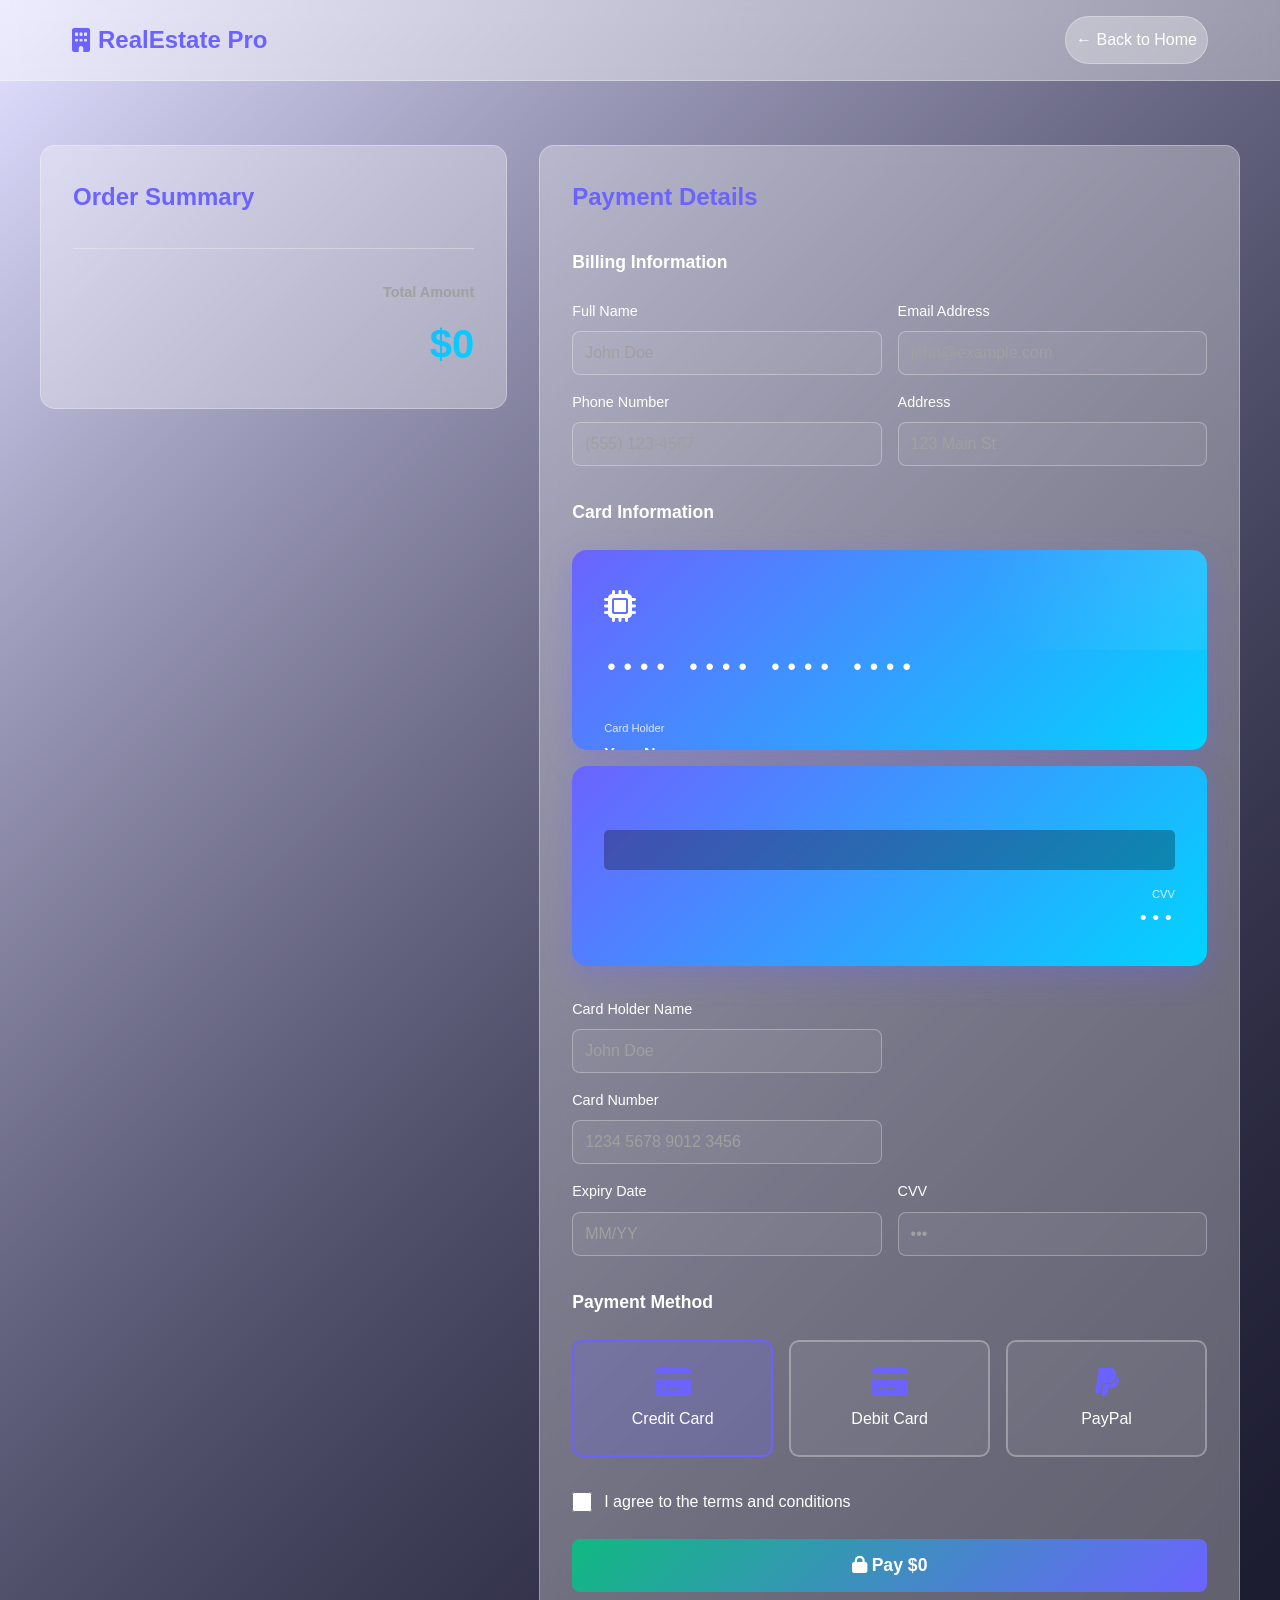
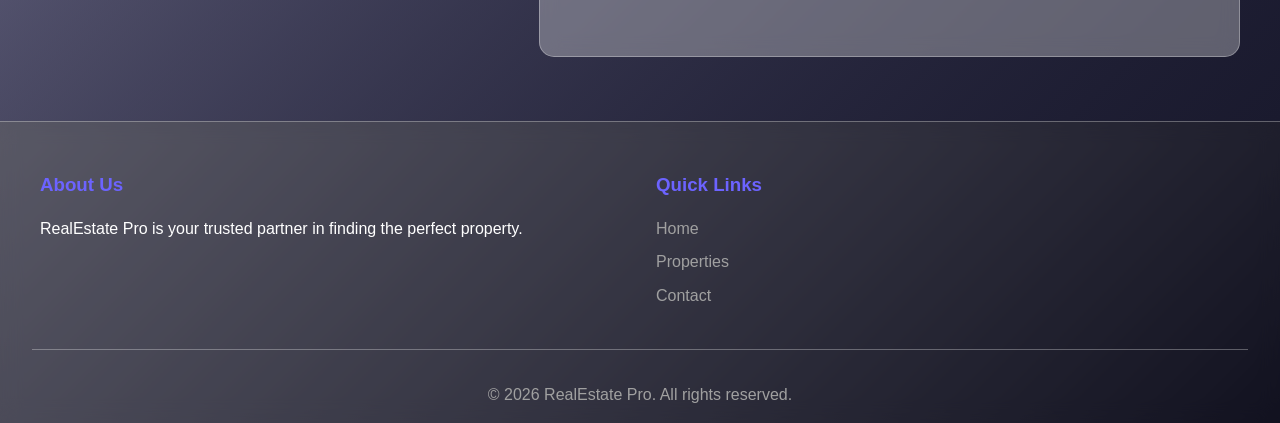
<file: checkout.html>
<!DOCTYPE html>
<html lang="en">
<head>
    <meta charset="UTF-8">
    <meta name="viewport" content="width=device-width, initial-scale=1.0">
    <title>Checkout - RealEstate Pro</title>
    <link rel="stylesheet" href="styles.css">
    <link rel="stylesheet" href="https://cdnjs.cloudflare.com/ajax/libs/font-awesome/6.4.0/css/all.min.css">
</head>
<body class="checkout-body">
    <!-- Navigation Bar -->
    <nav class="navbar">
        <div class="nav-container">
            <div class="logo">
                <i class="fas fa-building"></i>
                <span>RealEstate Pro</span>
            </div>
            <a href="index.html" class="nav-link" style="margin-left: auto;">← Back to Home</a>
        </div>
    </nav>

    <!-- Checkout Section -->
    <section class="checkout-section">
        <div class="checkout-container">
            <!-- Order Summary -->
            <div class="checkout-summary glass">
                <h2>Order Summary</h2>
                <div id="checkout-items"></div>
                <div class="summary-total">
                    <h3>Total Amount</h3>
                    <p class="total-amount">$<span id="checkout-total">0</span></p>
                </div>
            </div>

            <!-- Payment Form -->
            <div class="payment-form glass">
                <h2>Payment Details</h2>
                <form id="payment-form" onsubmit="processPayment(event)">
                    <!-- Personal Information -->
                    <div class="form-section">
                        <h3>Billing Information</h3>
                        <div class="form-row">
                            <div class="form-group">
                                <label for="fullname">Full Name</label>
                                <input type="text" id="fullname" name="fullname" required placeholder="John Doe">
                            </div>
                            <div class="form-group">
                                <label for="email">Email Address</label>
                                <input type="email" id="email" name="email" required placeholder="john@example.com">
                            </div>
                        </div>
                        <div class="form-row">
                            <div class="form-group">
                                <label for="phone">Phone Number</label>
                                <input type="tel" id="phone" name="phone" required placeholder="(555) 123-4567">
                            </div>
                            <div class="form-group">
                                <label for="address">Address</label>
                                <input type="text" id="address" name="address" required placeholder="123 Main St">
                            </div>
                        </div>
                    </div>

                    <!-- Card Information -->
                    <div class="form-section">
                        <h3>Card Information</h3>
                        
                        <!-- Card Preview -->
                        <div class="card-preview" id="card-preview">
                            <div class="card-front">
                                <div class="card-chip"><i class="fas fa-microchip"></i></div>
                                <div class="card-number" id="preview-card-number">•••• •••• •••• ••••</div>
                                <div class="card-holder">
                                    <small>Card Holder</small>
                                    <p id="preview-card-holder">Your Name</p>
                                </div>
                                <div class="card-expiry">
                                    <small>Expires</small>
                                    <p id="preview-card-expiry">MM/YY</p>
                                </div>
                            </div>
                            <div class="card-back">
                                <div class="card-stripe"></div>
                                <div class="card-cvv">
                                    <small>CVV</small>
                                    <p id="preview-card-cvv">•••</p>
                                </div>
                            </div>
                        </div>

                        <!-- Form Fields -->
                        <div class="form-row">
                            <div class="form-group">
                                <label for="card-holder">Card Holder Name</label>
                                <input type="text" id="card-holder" name="card-holder" required placeholder="John Doe" oninput="updateCardPreview()">
                            </div>
                        </div>

                        <div class="form-row">
                            <div class="form-group">
                                <label for="card-number">Card Number</label>
                                <input type="text" id="card-number" name="card-number" required placeholder="1234 5678 9012 3456" maxlength="19" oninput="formatCardNumber(this); updateCardPreview()">
                            </div>
                        </div>

                        <div class="form-row">
                            <div class="form-group">
                                <label for="expiry">Expiry Date</label>
                                <input type="text" id="expiry" name="expiry" required placeholder="MM/YY" maxlength="5" oninput="formatExpiry(this); updateCardPreview()">
                            </div>
                            <div class="form-group">
                                <label for="cvv">CVV</label>
                                <input type="text" id="cvv" name="cvv" required placeholder="•••" maxlength="3" oninput="updateCardPreview()">
                            </div>
                        </div>
                    </div>

                    <!-- Payment Method -->
                    <div class="form-section">
                        <h3>Payment Method</h3>
                        <div class="payment-methods">
                            <label class="payment-method active">
                                <input type="radio" name="payment-method" value="credit" checked>
                                <i class="fas fa-credit-card"></i>
                                <span>Credit Card</span>
                            </label>
                            <label class="payment-method">
                                <input type="radio" name="payment-method" value="debit">
                                <i class="fas fa-credit-card"></i>
                                <span>Debit Card</span>
                            </label>
                            <label class="payment-method">
                                <input type="radio" name="payment-method" value="paypal">
                                <i class="fab fa-paypal"></i>
                                <span>PayPal</span>
                            </label>
                        </div>
                    </div>

                    <!-- Terms & Submit -->
                    <div class="form-section">
                        <label class="checkbox-label">
                            <input type="checkbox" required>
                            <span>I agree to the terms and conditions</span>
                        </label>
                        <button type="submit" class="btn-pay" id="pay-button">
                            <i class="fas fa-lock"></i> Pay $<span id="pay-amount">0</span>
                        </button>
                    </div>
                </form>
            </div>
        </div>
    </section>

    <!-- Payment Processing Modal -->
    <div class="processing-modal" id="processing-modal">
        <div class="processing-content">
            <div class="spinner"></div>
            <h2>Processing Payment...</h2>
            <p>Please wait while we process your payment securely.</p>
        </div>
    </div>

    <!-- Footer -->
    <footer class="footer">
        <div class="footer-content">
            <div class="footer-section">
                <h3>About Us</h3>
                <p>RealEstate Pro is your trusted partner in finding the perfect property.</p>
            </div>
            <div class="footer-section">
                <h3>Quick Links</h3>
                <ul>
                    <li><a href="index.html">Home</a></li>
                    <li><a href="index.html#properties">Properties</a></li>
                    <li><a href="contact.html">Contact</a></li>
                </ul>
            </div>
        </div>
        <div class="footer-bottom">
            <p>&copy; 2026 RealEstate Pro. All rights reserved.</p>
        </div>
    </footer>

    <script src="checkout.js"></script>
</body>
</html>
</file>
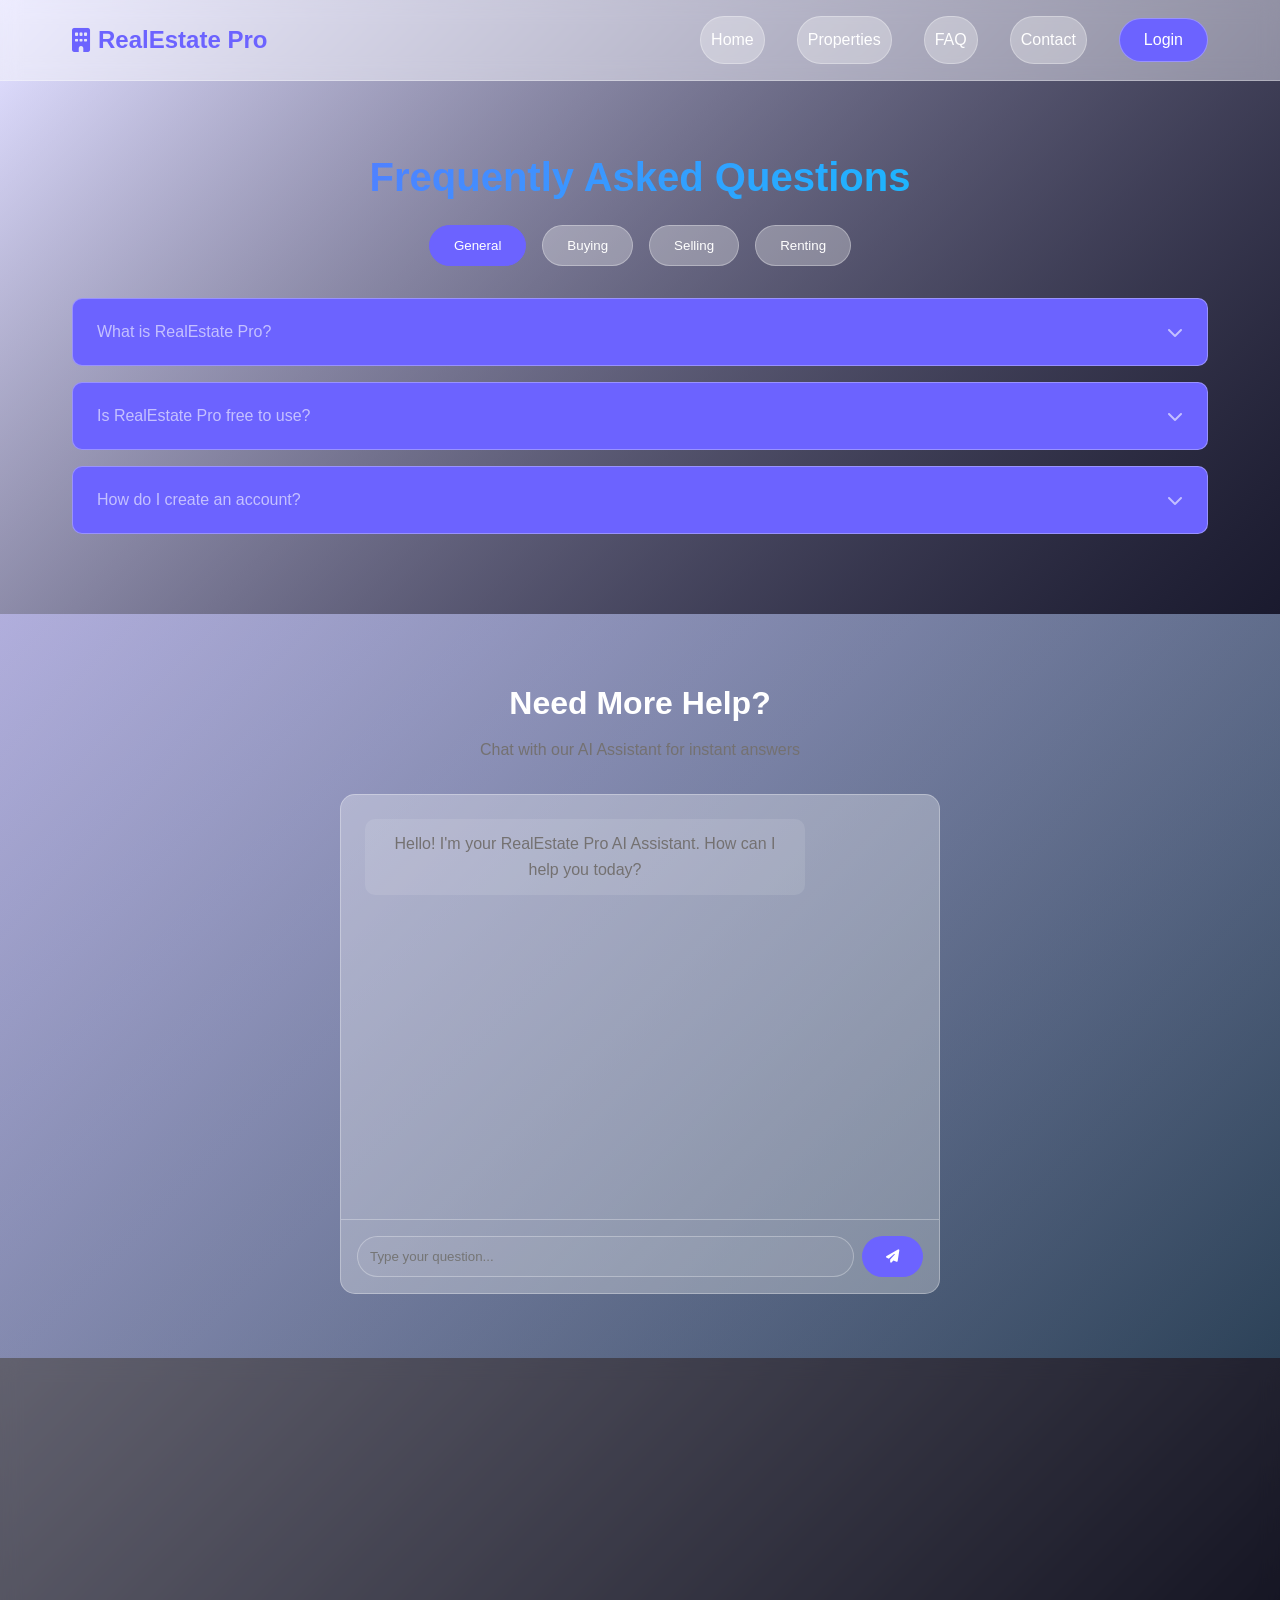
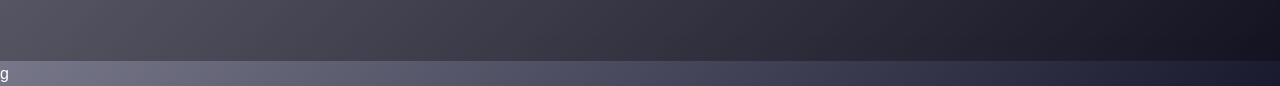
<file: faq.html>
<!DOCTYPE html>
<html lang="en">
<head>
    <meta charset="UTF-8">
    <meta name="viewport" content="width=device-width, initial-scale=1.0">
    <title>FAQ - RealEstate Pro</title>
    <link rel="stylesheet" href="styles.css">
    <link rel="stylesheet" href="https://cdnjs.cloudflare.com/ajax/libs/font-awesome/6.4.0/css/all.min.css">
</head>
<body>
    <!-- Navigation Bar -->
   <nav class="navbar">
    <div class="nav-container">
        <div class="logo">
            <i class="fas fa-building"></i>
            <span>RealEstate Pro</span>
        </div>
        <ul class="nav-menu" id="navMenu">
            <li><a href="index.html" class="nav-link">Home</a></li>
            <li><a href="index.html#properties" class="nav-link">Properties</a></li>
            <li><a href="faq.html" class="nav-link">FAQ</a></li>
            <li><a href="contact.html" class="nav-link">Contact</a></li>
            <li><a href="login.html" class="nav-link btn-login">Login</a></li>
        </ul>
        <div class="hamburger" id="menuToggle">
            <span></span>
            <span></span>
            <span></span>
        </div>
    </div>
</nav>

    <!-- FAQ Section -->
    <section class="faq-section">
        <div class="container">
            <h1>Frequently Asked Questions</h1>

            <!-- FAQ Tabs -->
            <div class="faq-tabs">
                <button class="faq-tab active" onclick="switchFaqTab('general')">General</button>
                <button class="faq-tab" onclick="switchFaqTab('buying')">Buying</button>
                <button class="faq-tab" onclick="switchFaqTab('selling')">Selling</button>
                <button class="faq-tab" onclick="switchFaqTab('renting')">Renting</button>
            </div>

            <!-- FAQ Items -->
            <div class="faq-content">
                <div id="general" class="faq-tab-content active">
                    <div class="faq-item">
                        <button class="faq-question">
                            <span>What is RealEstate Pro?</span>
                            <i class="fas fa-chevron-down"></i>
                        </button>
                        <div class="faq-answer">
                            <p>RealEstate Pro is a comprehensive online platform that connects buyers, sellers, and renters with property listings. We provide tools to search, compare, and manage properties all in one place.</p>
                        </div>
                    </div>

                    <div class="faq-item">
                        <button class="faq-question">
                            <span>Is RealEstate Pro free to use?</span>
                            <i class="fas fa-chevron-down"></i>
                        </button>
                        <div class="faq-answer">
                            <p>Yes, browsing and searching properties is completely free. Premium features and listings may have additional costs.</p>
                        </div>
                    </div>

                    <div class="faq-item">
                        <button class="faq-question">
                            <span>How do I create an account?</span>
                            <i class="fas fa-chevron-down"></i>
                        </button>
                        <div class="faq-answer">
                            <p>Click on the "Register" button, fill in your details, and verify your email. You'll be able to access all features immediately.</p>
                        </div>
                    </div>
                </div>

                <div id="buying" class="faq-tab-content">
                    <div class="faq-item">
                        <button class="faq-question">
                            <span>How do I search for properties?</span>
                            <i class="fas fa-chevron-down"></i>
                        </button>
                        <div class="faq-answer">
                            <p>Use our search bar on the homepage and specify your criteria like location, price range, and property type. You can also filter results using our advanced filters.</p>
                        </div>
                    </div>

                    <div class="faq-item">
                        <button class="faq-question">
                            <span>Can I save properties for later?</span>
                            <i class="fas fa-chevron-down"></i>
                        </button>
                        <div class="faq-answer">
                            <p>Yes! Click the heart icon on any property to save it to your favorites. You can view saved properties in your account dashboard.</p>
                        </div>
                    </div>

                    <div class="faq-item">
                        <button class="faq-question">
                            <span>What payment methods do you accept?</span>
                            <i class="fas fa-chevron-down"></i>
                        </button>
                        <div class="faq-answer">
                            <p>We accept all major credit cards, PayPal, bank transfers, and digital wallets. All transactions are secure and encrypted.</p>
                        </div>
                    </div>
                </div>

                <div id="selling" class="faq-tab-content">
                    <div class="faq-item">
                        <button class="faq-question">
                            <span>How do I list my property?</span>
                            <i class="fas fa-chevron-down"></i>
                        </button>
                        <div class="faq-answer">
                            <p>Go to your dashboard, click "List Property," fill in the details, upload photos, and publish. Your property will be visible within hours.</p>
                        </div>
                    </div>

                    <div class="faq-item">
                        <button class="faq-question">
                            <span>What information do I need to list a property?</span>
                            <i class="fas fa-chevron-down"></i>
                        </button>
                        <div class="faq-answer">
                            <p>You'll need property details (size, bedrooms, bathrooms), location, price, description, and high-quality photos.</p>
                        </div>
                    </div>
                </div>

                <div id="renting" class="faq-tab-content">
                    <div class="faq-item">
                        <button class="faq-question">
                            <span>How do I apply to rent a property?</span>
                            <i class="fas fa-chevron-down"></i>
                        </button>
                        <div class="faq-answer">
                            <p>Click "Apply to Rent" on any property listing, fill in your application form, and submit. Property owners will review your application.</p>
                        </div>
                    </div>

                    <div class="faq-item">
                        <button class="faq-question">
                            <span>What documents do I need for renting?</span>
                            <i class="fas fa-chevron-down"></i>
                        </button>
                        <div class="faq-answer">
                            <p>Typically, you'll need government ID, proof of income, and references. Specific requirements may vary by landlord.</p>
                        </div>
                    </div>
                </div>
            </div>
        </div>
    </section>

    <!-- AI Chatbot Section -->
    <section class="ai-assistant">
        <div class="container">
            <h2>Need More Help?</h2>
            <p>Chat with our AI Assistant for instant answers</p>
            <div class="chatbot-container">
                <div class="chat-messages" id="chat-messages">
                    <div class="message bot-message">
                        <p>Hello! I'm your RealEstate Pro AI Assistant. How can I help you today?</p>
                    </div>
                </div>
                <div class="chat-input-group">
                    <input type="text" id="chat-input" placeholder="Type your question...">
                    <button onclick="sendMessage()" class="btn-send">
                        <i class="fas fa-paper-plane"></i>
                    </button>
                </div>
            </div>
        </div>
    </section>

    <!-- Footer -->
    <footer class="footer">
        <div class="footer-content">
            <div class="footer-section">
                <h3>About Us</h3>
                <p>RealEstate Pro is your trusted partner in finding the perfect property.</p>
            </div>
            <div class="footer-section">
                <h3>Quick Links</h3>
                <ul>
                    <li><a href="index.html">Home</a></li>
                    <li><a href="index.html#properties">Properties</a></li>
                    <li><a href="contact.html">Contact</a></li>
                </ul>
            </div>
            <div class="footer-section">
                <h3>Follow Us</h3>
                <div class="social-links">
                    <a href="#"><i class="fab fa-facebook"></i></a>
                    <a href="#"><i class="fab fa-twitter"></i></a>
                    <a href="#"><i class="fab fa-instagram"></i></a>
                </div>
            </div>
        </div>
        <div class="footer-bottom">
            <p>&copy; 2026 RealEstate Pro. All rights reserved.</p>
        </div>
    </footer>

    <script>
        // FAQ Accordion functionality
        document.querySelectorAll('.faq-question').forEach(button => {
            button.addEventListener('click', function() {
                const faqItem = this.parentElement;
                faqItem.classList.toggle('active');
                const answer = this.nextElementSibling;
                answer.style.display = answer.style.display === 'block' ? 'none' : 'block';
            });
        });

        function switchFaqTab(tabName) {
            // Hide all tabs
            document.querySelectorAll('.faq-tab-content').forEach(tab => {
                tab.classList.remove('active');
            });
            document.querySelectorAll('.faq-tab').forEach(tab => {
                tab.classList.remove('active');
            });

            // Show selected tab
            document.getElementById(tabName).classList.add('active');
            event.target.classList.add('active');
        }

        // AI Chatbot
        const responses = {
            'hello': 'Hi there! How can I assist you with your real estate needs?',
            'properties': 'We have over 10,000 properties listed. You can search by location, price, and type on our homepage.',
            'price': 'Property prices vary based on location and size. Use our search filters to find properties within your budget.',
            'loan': 'We recommend contacting financial institutions for mortgage advice. Many accept pre-qualification through our platform.',
            'location': 'We operate in major cities across the country. Use our location search to find properties near you.',
            'contact': 'You can reach our support team at info@realestatepro.com or visit our contact page for more options.'
        };

        function sendMessage() {
            const input = document.getElementById('chat-input');
            const message = input.value.trim();

            if (message === '') return;

            // Add user message
            const messagesDiv = document.getElementById('chat-messages');
            const userMsg = document.createElement('div');
            userMsg.className = 'message user-message';
            userMsg.innerHTML = `<p>${message}</p>`;
            messagesDiv.appendChild(userMsg);

            // Get AI response
            const lowerMessage = message.toLowerCase();
            let response = 'I understand. Could you provide more details? Our support team can help you better.';

            for (let key in responses) {
                if (lowerMessage.includes(key)) {
                    response = responses[key];
                    break;
                }
            }

            // Add bot response
            setTimeout(() => {
                const botMsg = document.createElement('div');
                botMsg.className = 'message bot-message';
                botMsg.innerHTML = `<p>${response}</p>`;
                messagesDiv.appendChild(botMsg);
                messagesDiv.scrollTop = messagesDiv.scrollHeight;
            }, 500);

            input.value = '';
            messagesDiv.scrollTop = messagesDiv.scrollHeight;
        }

        // Allow Enter key to send message
        document.getElementById('chat-input').addEventListener('keypress', function(e) {
            if (e.key === 'Enter') sendMessage();
        });
    </script>
     <script src="script.js"></script>g
</body>
</html>
</file>
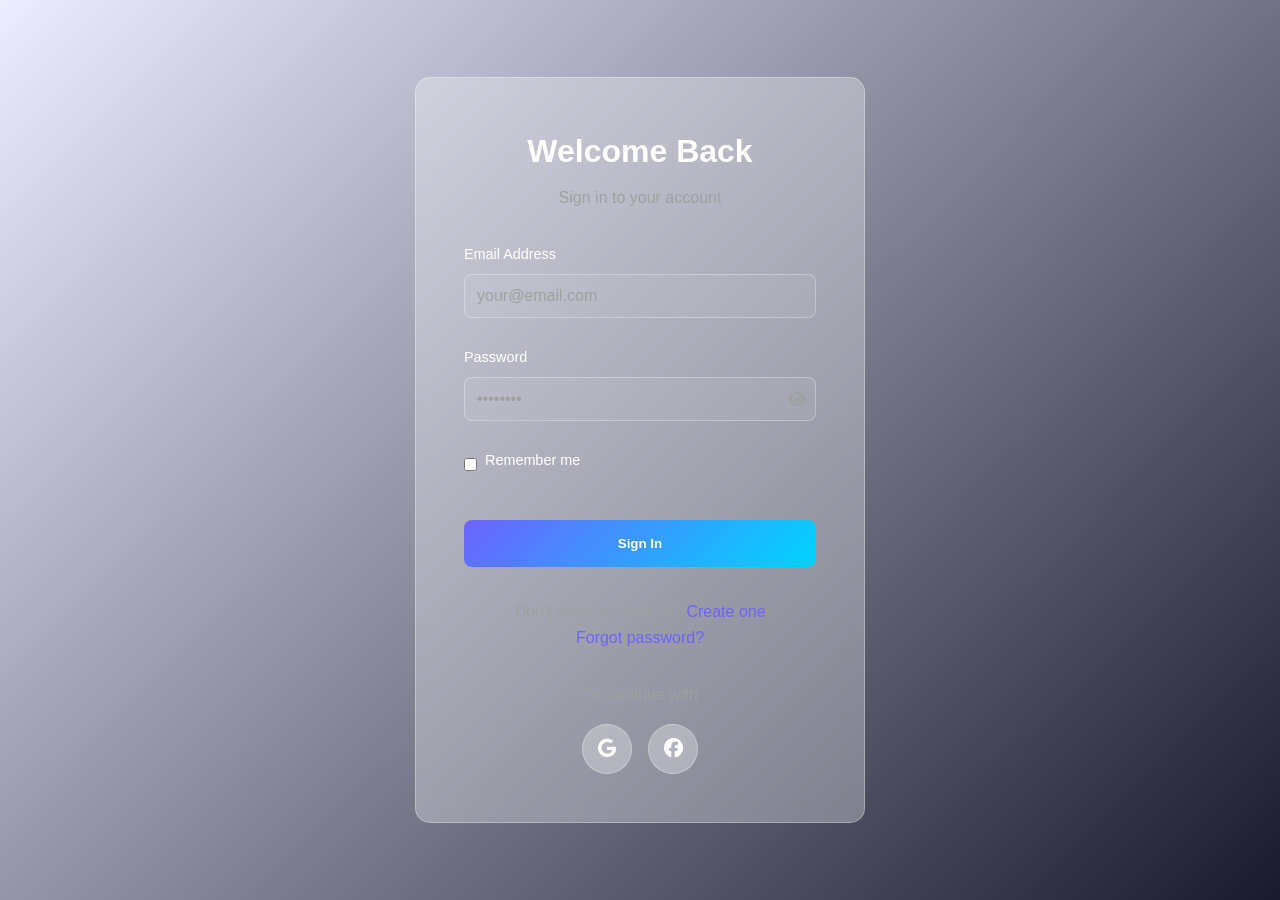
<file: login.html>
<!DOCTYPE html>
<html lang="en">
<head>
    <meta charset="UTF-8">
    <meta name="viewport" content="width=device-width, initial-scale=1.0">
    <title>Login - RealEstate Pro</title>
    <link rel="stylesheet" href="styles.css">
    <link rel="stylesheet" href="https://cdnjs.cloudflare.com/ajax/libs/font-awesome/6.4.0/css/all.min.css">
</head>
<body class="auth-body">
    <div class="auth-container">
        <div class="auth-box">
            <div class="auth-header">
                <h1>Welcome Back</h1>
                <p>Sign in to your account</p>
            </div>
            <form class="auth-form" id="login-form">
                <div class="form-group">
                    <label for="email">Email Address</label>
                    <input type="email" id="email" name="email" required placeholder="your@email.com">
                    <span class="error-message" id="email-error"></span>
                </div>
                <div class="form-group">
                    <label for="password">Password</label>
                    <div class="password-input">
                        <input type="password" id="password" name="password" required placeholder="••••••••">
                        <i class="fas fa-eye toggle-password" onclick="togglePassword('password')"></i>
                    </div>
                    <span class="error-message" id="password-error"></span>
                </div>
                <div class="form-group checkbox">
                    <input type="checkbox" id="remember" name="remember">
                    <label for="remember">Remember me</label>
                </div>
                <button type="submit" class="btn-auth">Sign In</button>
            </form>
            <div class="auth-footer">
                <p>Don't have an account? <a href="register.html">Create one</a></p>
                <p><a href="#">Forgot password?</a></p>
            </div>
            <div class="social-auth">
                <p>Or continue with</p>
                <div class="social-buttons">
                    <button class="social-btn google"><i class="fab fa-google"></i></button>
                    <button class="social-btn facebook"><i class="fab fa-facebook"></i></button>
                </div>
            </div>
        </div>
    </div>

    <script>
        function togglePassword(fieldId) {
            const field = document.getElementById(fieldId);
            field.type = field.type === 'password' ? 'text' : 'password';
        }

        document.getElementById('login-form').addEventListener('submit', function(e) {
            e.preventDefault();
            const email = document.getElementById('email').value;
            const password = document.getElementById('password').value;

            // Basic validation
            if (!email || !password) {
                alert('Please fill in all fields');
                return;
            }

            // Store in localStorage
            localStorage.setItem('currentUser', JSON.stringify({
                email: email,
                loggedIn: true
            }));

            alert('Login successful!');
            window.location.href = 'index.html';
        });
    </script>
    <script src="script.js"></script>
</body>
</html>
</file>
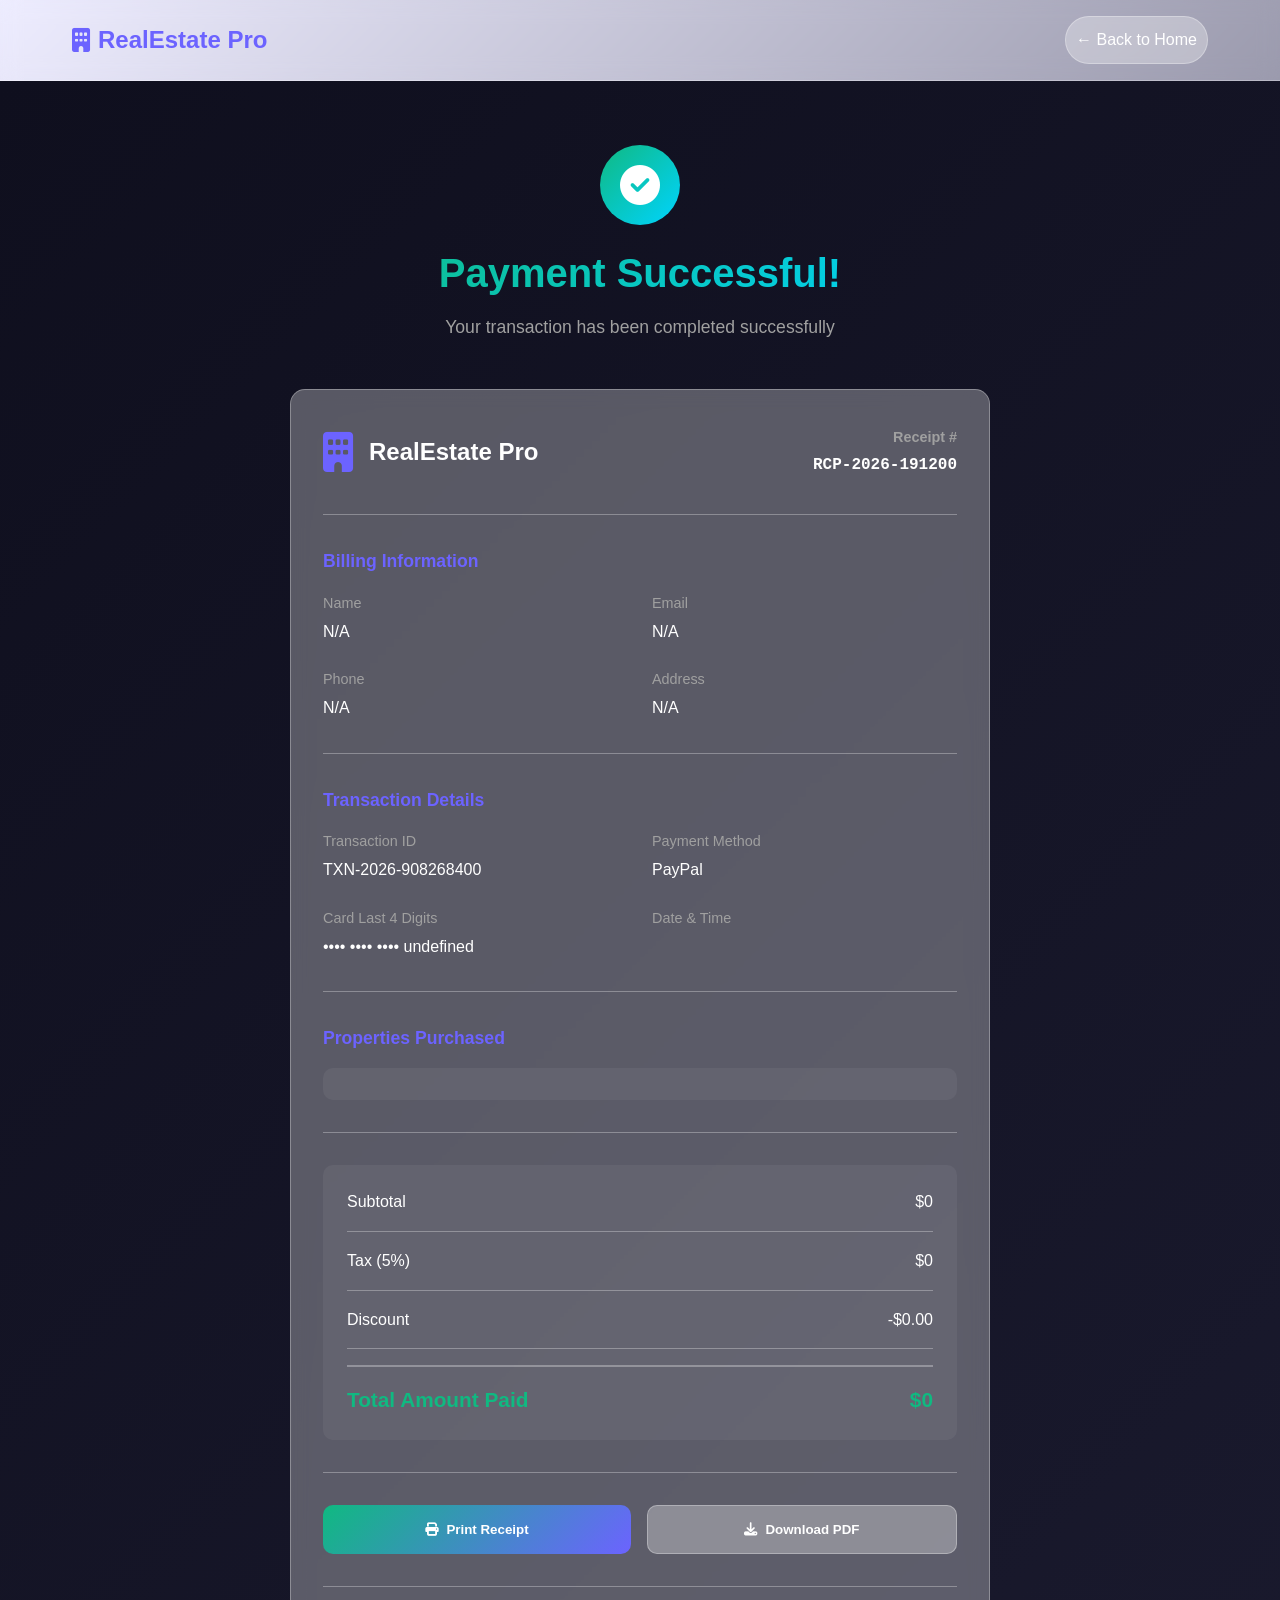
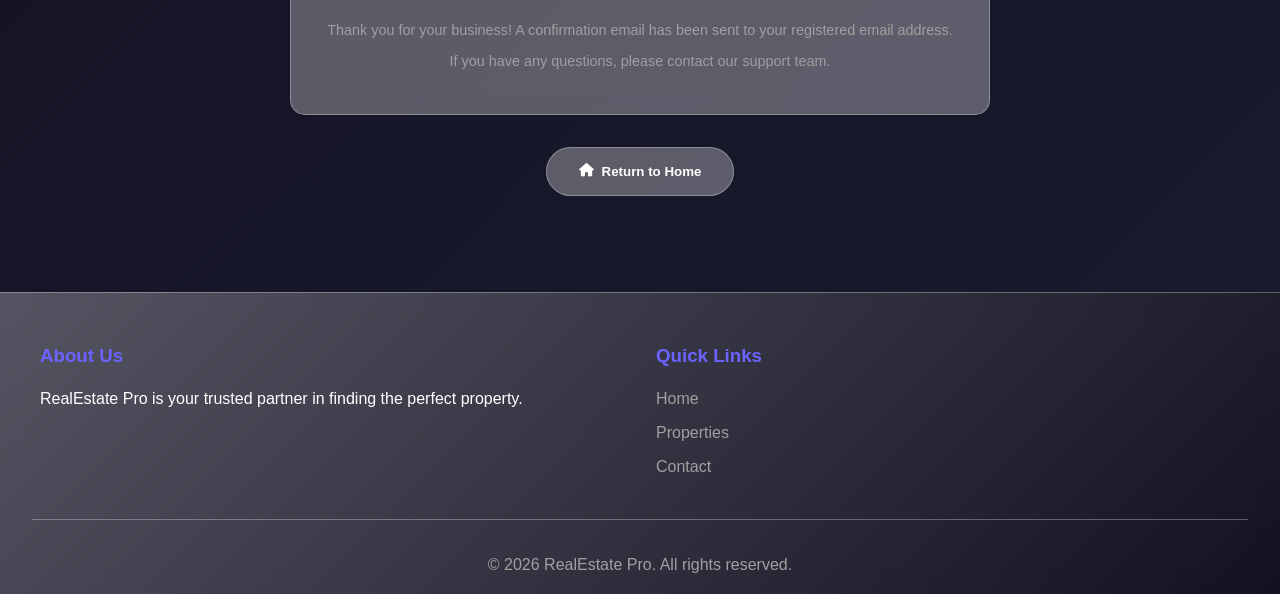
<file: receipt.html>
<!DOCTYPE html>
<html lang="en">
<head>
    <meta charset="UTF-8">
    <meta name="viewport" content="width=device-width, initial-scale=1.0">
    <title>Payment Receipt - RealEstate Pro</title>
    <link rel="stylesheet" href="styles.css">
    <link rel="stylesheet" href="https://cdnjs.cloudflare.com/ajax/libs/font-awesome/6.4.0/css/all.min.css">
</head>
<body class="receipt-body">
    <!-- Navigation Bar -->
    <nav class="navbar">
        <div class="nav-container">
            <div class="logo">
                <i class="fas fa-building"></i>
                <span>RealEstate Pro</span>
            </div>
            <a href="index.html" class="nav-link" style="margin-left: auto;">← Back to Home</a>
        </div>
    </nav>

    <!-- Receipt Section -->
    <section class="receipt-section">
        <div class="receipt-container">
            <!-- Success Header -->
            <div class="success-header">
                <div class="success-icon">
                    <i class="fas fa-check-circle"></i>
                </div>
                <h1>Payment Successful!</h1>
                <p>Your transaction has been completed successfully</p>
            </div>

            <!-- Receipt Card -->
            <div class="receipt-card glass">
                <!-- Receipt Header -->
                <div class="receipt-header">
                    <div class="company-info">
                        <i class="fas fa-building"></i>
                        <h2>RealEstate Pro</h2>
                    </div>
                    <div class="receipt-number">
                        <p><strong>Receipt #</strong></p>
                        <p id="receipt-id">RCP-2026-001234</p>
                    </div>
                </div>

                <hr class="divider">

                <!-- Billing Information -->
                <div class="receipt-section-content">
                    <h3>Billing Information</h3>
                    <div class="info-grid">
                        <div class="info-item">
                            <label>Name</label>
                            <p id="receipt-name">John Doe</p>
                        </div>
                        <div class="info-item">
                            <label>Email</label>
                            <p id="receipt-email">john@example.com</p>
                        </div>
                        <div class="info-item">
                            <label>Phone</label>
                            <p id="receipt-phone">(555) 123-4567</p>
                        </div>
                        <div class="info-item">
                            <label>Address</label>
                            <p id="receipt-address">123 Main St, City, State 12345</p>
                        </div>
                    </div>
                </div>

                <hr class="divider">

                <!-- Transaction Details -->
                <div class="receipt-section-content">
                    <h3>Transaction Details</h3>
                    <div class="info-grid">
                        <div class="info-item">
                            <label>Transaction ID</label>
                            <p id="receipt-transaction-id">TXN-2026-9876543210</p>
                        </div>
                        <div class="info-item">
                            <label>Payment Method</label>
                            <p id="receipt-payment-method">Credit Card</p>
                        </div>
                        <div class="info-item">
                            <label>Card Last 4 Digits</label>
                            <p id="receipt-card-last4">•••• •••• •••• 4242</p>
                        </div>
                        <div class="info-item">
                            <label>Date & Time</label>
                            <p id="receipt-date-time">April 18, 2026 - 2:30 PM</p>
                        </div>
                    </div>
                </div>

                <hr class="divider">

                <!-- Items Purchased -->
                <div class="receipt-section-content">
                    <h3>Properties Purchased</h3>
                    <div class="receipt-items" id="receipt-items">
                        <!-- Items will be populated by JavaScript -->
                    </div>
                </div>

                <hr class="divider">

                <!-- Amount Breakdown -->
                <div class="receipt-section-content">
                    <div class="amount-breakdown">
                        <div class="amount-row">
                            <span>Subtotal</span>
                            <span id="receipt-subtotal">$500,000.00</span>
                        </div>
                        <div class="amount-row">
                            <span>Tax (5%)</span>
                            <span id="receipt-tax">$25,000.00</span>
                        </div>
                        <div class="amount-row">
                            <span>Discount</span>
                            <span id="receipt-discount">-$0.00</span>
                        </div>
                        <div class="amount-row total">
                            <span>Total Amount Paid</span>
                            <span id="receipt-total">$525,000.00</span>
                        </div>
                    </div>
                </div>

                <hr class="divider">

                <!-- Actions -->
                <div class="receipt-actions">
                    <button class="btn-primary" onclick="printReceipt()">
                        <i class="fas fa-print"></i> Print Receipt
                    </button>
                    <button class="btn-secondary" onclick="downloadReceipt()">
                        <i class="fas fa-download"></i> Download PDF
                    </button>
                </div>

                <!-- Footer Message -->
                <div class="receipt-footer">
                    <p>Thank you for your business! A confirmation email has been sent to your registered email address.</p>
                    <p>If you have any questions, please contact our support team.</p>
                </div>
            </div>

            <!-- Return Button -->
            <div class="return-button-container">
                <button class="btn-return" onclick="window.location.href='index.html'">
                    <i class="fas fa-home"></i> Return to Home
                </button>
            </div>
        </div>
    </section>

    <!-- Footer -->
    <footer class="footer">
        <div class="footer-content">
            <div class="footer-section">
                <h3>About Us</h3>
                <p>RealEstate Pro is your trusted partner in finding the perfect property.</p>
            </div>
            <div class="footer-section">
                <h3>Quick Links</h3>
                <ul>
                    <li><a href="index.html">Home</a></li>
                    <li><a href="index.html#properties">Properties</a></li>
                    <li><a href="contact.html">Contact</a></li>
                </ul>
            </div>
        </div>
        <div class="footer-bottom">
            <p>&copy; 2026 RealEstate Pro. All rights reserved.</p>
        </div>
    </footer>

    <script src="receipt.js"></script>
    
</body>
</html>
</file>
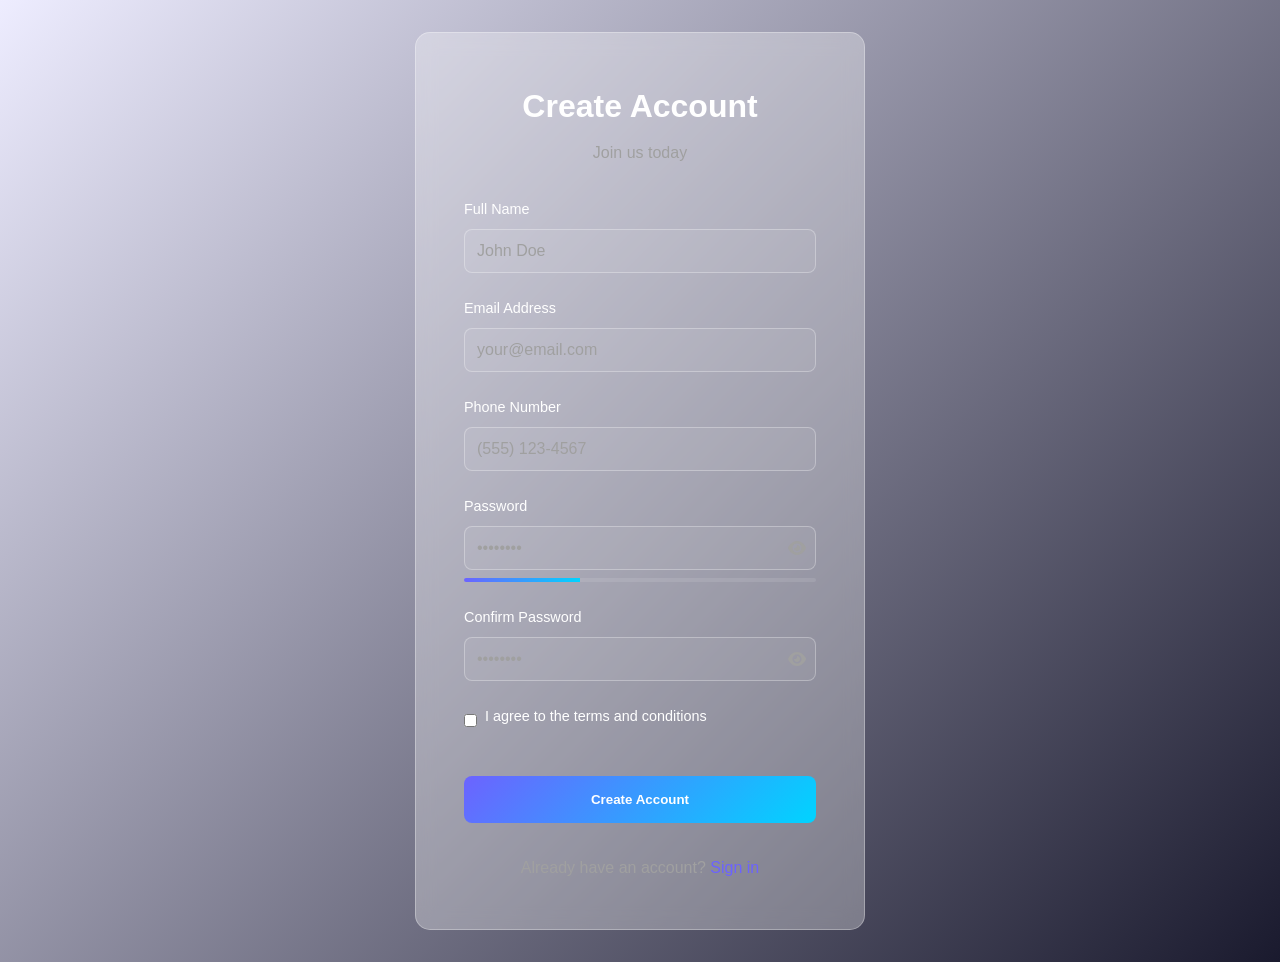
<file: register.html>
<!DOCTYPE html>
<html lang="en">
<head>
    <meta charset="UTF-8">
    <meta name="viewport" content="width=device-width, initial-scale=1.0">
    <title>Register - RealEstate Pro</title>
    <link rel="stylesheet" href="styles.css">
    <link rel="stylesheet" href="https://cdnjs.cloudflare.com/ajax/libs/font-awesome/6.4.0/css/all.min.css">
</head>
<body class="auth-body">
    <div class="auth-container">
        <div class="auth-box">
            <div class="auth-header">
                <h1>Create Account</h1>
                <p>Join us today</p>
            </div>
            <form class="auth-form" id="register-form">
                <div class="form-group">
                    <label for="fullname">Full Name</label>
                    <input type="text" id="fullname" name="fullname" required placeholder="John Doe">
                </div>
                <div class="form-group">
                    <label for="email">Email Address</label>
                    <input type="email" id="email" name="email" required placeholder="your@email.com">
                </div>
                <div class="form-group">
                    <label for="phone">Phone Number</label>
                    <input type="tel" id="phone" name="phone" required placeholder="(555) 123-4567">
                </div>
                <div class="form-group">
                    <label for="password">Password</label>
                    <div class="password-input">
                        <input type="password" id="password" name="password" required placeholder="••••••••">
                        <i class="fas fa-eye toggle-password" onclick="togglePassword('password')"></i>
                    </div>
                    <div class="password-strength">
                        <div class="strength-bar"></div>
                    </div>
                </div>
                <div class="form-group">
                    <label for="confirm-password">Confirm Password</label>
                    <div class="password-input">
                        <input type="password" id="confirm-password" name="confirm-password" required placeholder="••••••••">
                        <i class="fas fa-eye toggle-password" onclick="togglePassword('confirm-password')"></i>
                    </div>
                </div>
                <div class="form-group checkbox">
                    <input type="checkbox" id="terms" name="terms" required>
                    <label for="terms">I agree to the terms and conditions</label>
                </div>
                <button type="submit" class="btn-auth">Create Account</button>
            </form>
            <div class="auth-footer">
                <p>Already have an account? <a href="login.html">Sign in</a></p>
            </div>
        </div>
    </div>

    <script>
        function togglePassword(fieldId) {
            const field = document.getElementById(fieldId);
            field.type = field.type === 'password' ? 'text' : 'password';
        }

        document.getElementById('register-form').addEventListener('submit', function(e) {
            e.preventDefault();
            const password = document.getElementById('password').value;
            const confirmPassword = document.getElementById('confirm-password').value;

            if (password !== confirmPassword) {
                alert('Passwords do not match');
                return;
            }

            const userData = {
                fullname: document.getElementById('fullname').value,
                email: document.getElementById('email').value,
                phone: document.getElementById('phone').value,
                password: password
            };

            localStorage.setItem('user_' + userData.email, JSON.stringify(userData));
            alert('Registration successful! Please login.');
            window.location.href = 'login.html';
        });
    </script>
</body>
</html>
</file>
<file: styles.css>
* {
    margin: 0;
    padding: 0;
    box-sizing: border-box;
}

:root {
    --primary: #6C63FF;
    --secondary: #FF6B9D;
    --accent: #00D4FF;
    --success: #10B981;
    --warning: #F59E0B;
    --danger: #EF4444;
    --bg: #0F0F1E;
    --bg-light: #1A1A2E;
    --text: #FFFFFF;
    --text-muted: #A0A0A0;
     --text-muted2: #747171;
    --glass-bg: rgba(255, 255, 255, 0.3);
    --glass-bg2: rgba(255, 255, 255, 0.6);
    --glass-border: rgba(255, 255, 255, 0.3);
    --shadow: 0 8px 32px rgba(0, 0, 0, 0.3);
}

body {
    font-family: 'Segoe UI', Tahoma, Geneva, Verdana, sans-serif;
    background: linear-gradient(135deg, rgba(168, 163, 255, 0.2) 0%, var(--bg-light) 100%);
    color: var(--text);
    line-height: 1.6;
    overflow-x: hidden;
}

/* Navigation */
.navbar {
    backdrop-filter: blur(10px);
    border-bottom: 1px solid var(--glass-border);
    position: sticky;
    top: 0;
    z-index: 1000;
    padding: 1rem 0;
}

.nav-container {
    max-width: 1200px;
    margin: 0 auto;
    display: flex;
    justify-content: space-between;
    align-items: center;
    padding: 0 2rem;
}

.logo {
    display: flex;
    align-items: center;
    gap: 0.5rem;
    font-size: 1.5rem;
    font-weight: bold;
    color: var(--primary);
}

.nav-menu {
    display: flex;
    list-style: none;
    gap: 2rem;
    align-items: center;
}

.nav-link {
    color: var(--text);
    text-decoration: none;
    transition: color 0.3s;
    display: flex;
    align-items: center;
    gap: 0.5rem;
    border-radius: 25px;
    padding: 10px;
    background: var(--glass-bg);
    backdrop-filter: blur(20px);
    border: 1px solid var(--glass-border);
}

.nav-link:hover {
    color: var(--primary);
}

.btn-login {
    background: var(--primary);
    padding: 0.5rem 1.5rem;
    border-radius: 25px;
    color: white;
}

.btn-login:hover {
    background: var(--secondary);
    transform: scale(1.05);
}

/* ============= HAMBURGER MENU ============= */
.hamburger {
    display: none;
    flex-direction: column;
    cursor: pointer;
    gap: 6px;
    z-index: 1001;
}

.hamburger span {
    width: 25px;
    height: 3px;
    background-color: var(--text);
    border-radius: 2px;
    transition: all 0.3s ease;
    display: block;
}

.hamburger.active span:nth-child(1) {
    transform: rotate(45deg) translate(10px, 10px);
    background-color: var(--primary);
}

.hamburger.active span:nth-child(2) {
    opacity: 0;
}

.hamburger.active span:nth-child(3) {
    transform: rotate(-45deg) translate(7px, -6px);
    background-color: var(--primary);
}

/* ============= HERO SECTION WITH ROTATING BACKGROUND ============= */
.hero {
    height: 600px;
    display: flex;
    align-items: center;
    justify-content: center;
    text-align: center;
    padding: 2rem;
    position: relative;
    overflow: hidden;
}

.hero-background {
    position: absolute;
    width: 100%;
    height: 100%;
    top: 0;
    left: 0;
}

.bg-slide {
    position: absolute;
    width: 100%;
    height: 100%;
    background-size: cover;
    background-position: center;
    opacity: 0;
    animation: slideRotate 12s infinite;
}

.bg-slide:nth-child(1) {
    animation-delay: 0s;
}

.bg-slide:nth-child(2) {
    animation-delay: 3s;
}

.bg-slide:nth-child(3) {
    animation-delay: 6s;
}

.bg-slide:nth-child(4) {
    animation-delay: 9s;
}

@keyframes slideRotate {
    0% {
        opacity: 0;
    }
    10% {
        opacity: 1;
    }
    25% {
        opacity: 1;
    }
    35% {
        opacity: 0;
    }
    100% {
        opacity: 0;
    }
}

.hero-glass {
    position: absolute;
    width: 100%;
    height: 100%;
    background: var(--glass-bg);
    backdrop-filter: blur(3px);
    border: 1px solid var(--glass-border);
    z-index: 2;
}

.hero-content {
    position: relative;
    z-index: 3;
    animation: slideUp 0.8s ease;
}

@keyframes slideUp {
    from {
        opacity: 0;
        transform: translateY(30px);
    }
    to {
        opacity: 1;
        transform: translateY(0);
    }
}

.hero h1 {
    font-size: 4rem;
    margin-bottom: 1rem;
    background: linear-gradient(135deg, var(--primary), var(--accent));
    -webkit-background-clip: text;
    -webkit-text-fill-color: transparent;
    background-clip: text;
    text-shadow: 0 0 30px rgba(108, 99, 255, 0.3);
}

.hero p {
    font-size: 1.5rem;
    color: var(--text);
    margin-bottom: 2rem;
    text-shadow: 0 2px 10px rgba(0, 0, 0, 0.5);
}

.search-bar {
    display: flex;
    gap: 0.5rem;
    background: var(--glass-bg);
    backdrop-filter: blur(10px);
    border: 1px solid var(--glass-border);
    border-radius: 50px;
    padding: 0.5rem;
    max-width: 500px;
    margin: 0 auto;
}

.search-bar input {
    flex: 1;
    background: none;
    border: none;
    color: var(--text);
    padding: 1rem;
    outline: none;
}

.search-bar input::placeholder {
    color: var(--text-muted);
}

.search-bar button {
    background: var(--primary);
    border: none;
    color: white;
    padding: 1rem 2rem;
    border-radius: 50px;
    cursor: pointer;
    transition: all 0.3s;
}

.search-bar button:hover {
    background: var(--secondary);
    transform: scale(1.05);
}

/* Container */
.container {
    max-width: 1200px;
    margin: 0 auto;
    padding: 0 2rem;
}

/* ============= PROPERTIES SECTION ============= */
.properties {
    padding: 4rem 0;
    background: rgba(168, 163, 255, 0.2);
}

.properties h2 {
    text-align: center;
    font-size: 2.5rem;
    margin-bottom: 3rem;
    background: linear-gradient(135deg, var(--primary), var(--accent));
    -webkit-background-clip: text;
    -webkit-text-fill-color: transparent;
    background-clip: text;
}

.filter-buttons {
    display: flex;
    gap: 1rem;
    justify-content: center;
    margin-bottom: 3rem;
    flex-wrap: wrap;
}

.filter-btn {
    padding: 0.75rem 1.5rem;
    background: var(--glass-bg);
    border: 1px solid var(--glass-border);
    color: var(--text);
    border-radius: 25px;
    cursor: pointer;
    transition: all 0.3s;
}

.filter-btn:hover,
.filter-btn.active {
    background: var(--primary);
    border-color: var(--primary);
}

.properties-grid {
    display: grid;
    grid-template-columns: repeat(auto-fill, minmax(300px, 1fr));
    gap: 2rem;
}

.property-card {
    background: var(--glass-bg);
    backdrop-filter: blur(20px);
    border: 1px solid var(--glass-border);
    border-radius: 15px;
    overflow: hidden;
    transition: all 0.3s;
    cursor: pointer;
}

.property-card:hover {
    transform: translateY(-10px);
    box-shadow: var(--shadow);
    border-color: var(--primary);
}

.property-image {
    width: 100%;
    height: 200px;
    background: linear-gradient(135deg, var(--primary), var(--accent));
    display: flex;
    align-items: center;
    justify-content: center;
    font-size: 3rem;
    background-size: cover;
    background-position: center;
}

.property-info {
    padding: 1.5rem;
}

.property-title {
    font-size: 1.2rem;
    margin-bottom: 0.5rem;
}

.property-location {
    color: var(--text-muted);
    font-size: 0.9rem;
    margin-bottom: 1rem;
}

.property-details {
    display: flex;
    gap: 1rem;
    margin-bottom: 1rem;
    font-size: 0.9rem;
}

.property-price {
    font-size: 1.5rem;
    color: var(--primary);
    font-weight: bold;
    margin-bottom: 1rem;
}

.property-actions {
    display: flex;
    gap: 0.5rem;
}

.btn-view,
.btn-add-cart {
    flex: 1;
    padding: 0.75rem;
    border: none;
    border-radius: 8px;
    cursor: pointer;
    transition: all 0.3s;
    font-weight: bold;
}

.btn-view {
    background: var(--glass-bg);
    color: var(--text);
    border: 1px solid var(--glass-border);
}

.btn-add-cart {
    background: var(--primary);
    color: white;
}

.btn-add-cart:hover {
    background: var(--secondary);
    transform: scale(1.05);
}

/* ============= CART MODAL ============= */
.cart-modal {
    display: none;
    position: fixed;
    z-index: 2000;
    left: 0;
    top: 0;
    width: 100%;
    height: 100%;
    background: linear-gradient(135deg, rgba(168, 163, 255, 0.2) 0%, var(--bg-light) 100%);
    align-items: center;
    justify-content: center;
}

.cart-modal.active {
    display: flex;
}

.cart-content {
    background: linear-gradient(135deg, rgba(168, 163, 255, 0.2) 0%, var(--bg-light) 100%);
    padding: 2rem;
    border-radius: 15px;
    width: 90%;
    max-width: 500px;
    max-height: 600px;
    overflow-y: auto;
    border: 1px solid var(--glass-border);
}

.close {
    color: var(--text);
    float: right;
    font-size: 2rem;
    cursor: pointer;
    line-height: 1;
}

.close:hover {
    color: var(--secondary);
}

#cart-items {
    margin-bottom: 2rem;
}

.cart-item {
    background: linear-gradient(135deg, rgba(168, 163, 255, 0.2) 0%, var(--bg-light) 100%);
    padding: 1rem;
    border-radius: 10px;
    margin-bottom: 1rem;
    display: flex;
    justify-content: space-between;
    align-items: center;
}

.cart-summary {
    text-align: right;
}

.btn-checkout {
    background: var(--primary);
    color: white;
    padding: 1rem 2rem;
    border: none;
    border-radius: 25px;
    cursor: pointer;
    margin-top: 1rem;
    width: 100%;
    font-weight: bold;
    transition: all 0.3s;
}

.btn-checkout:hover {
    background: var(--secondary);
}

/* ============= GLASSMORPHISM EFFECT ============= */
.glass {
    background: var(--glass-bg);
    backdrop-filter: blur(10px);
    border: 1px solid var(--glass-border);
    border-radius: 15px;
    padding: 2rem;
}

/* ============= CHECKOUT PAGE ============= */
.checkout-body {
    display: flex;
    flex-direction: column;
    min-height: 100vh;
}

.checkout-section {
    flex: 1;
    padding: 4rem 2rem;
    background: linear-gradient(135deg, rgba(168, 163, 255, 0.2) 0%, var(--bg-light) 100%);
}

.checkout-container {
    max-width: 1200px;
    margin: 0 auto;
    display: grid;
    grid-template-columns: 1fr 1.5fr;
    gap: 2rem;
}

.checkout-summary {
    height: fit-content;
    position: sticky;
    top: 100px;
}

.checkout-summary h2 {
    margin-bottom: 1.5rem;
    color: var(--primary);
}

.summary-total {
    margin-top: 2rem;
    padding-top: 2rem;
    border-top: 1px solid var(--glass-border);
    text-align: right;
}

.summary-total h3 {
    color: var(--text-muted);
    margin-bottom: 0.5rem;
    font-size: 0.9rem;
}

.total-amount {
    font-size: 2.5rem;
    font-weight: bold;
    background: linear-gradient(135deg, var(--primary), var(--accent));
    -webkit-background-clip: text;
    -webkit-text-fill-color: transparent;
    background-clip: text;
}

.payment-form h2 {
    margin-bottom: 2rem;
    color: var(--primary);
}

/* Form Styling */
.form-section {
    margin-bottom: 2rem;
}

.form-section h3 {
    margin-bottom: 1.5rem;
    color: var(--text);
    font-size: 1.1rem;
}

.form-row {
    display: grid;
    grid-template-columns: 1fr 1fr;
    gap: 1rem;
    margin-bottom: 1rem;
}

.form-row.full {
    grid-template-columns: 1fr;
}

.form-group {
    display: flex;
    flex-direction: column;
}

.form-group label {
    margin-bottom: 0.5rem;
    color: var(--text);
    font-weight: 500;
    font-size: 0.9rem;
}

.form-group input,
.form-group textarea {
    background: rgba(255, 255, 255, 0.05);
    border: 1px solid var(--glass-border);
    color: var(--text);
    padding: 0.75rem;
    border-radius: 8px;
    transition: all 0.3s;
    font-family: inherit;
    font-size: 1rem;
}

.form-group input::placeholder {
    color: var(--text-muted);
}

.form-group input:focus,
.form-group textarea:focus {
    outline: none;
    border-color: var(--primary);
    background: rgba(108, 99, 255, 0.1);
    box-shadow: 0 0 10px rgba(108, 99, 255, 0.2);
}

/* ============= CARD PREVIEW ============= */
.card-preview {
    display: grid;
    grid-template-columns: 1fr;
    gap: 1rem;
    margin-bottom: 2rem;
    perspective: 1000px;
}

.card-front,
.card-back {
    background: linear-gradient(135deg, var(--primary), var(--accent));
    border-radius: 15px;
    padding: 2rem;
    color: white;
    position: relative;
    overflow: hidden;
    height: 200px;
    display: flex;
    flex-direction: column;
    justify-content: space-between;
    box-shadow: 0 10px 30px rgba(108, 99, 255, 0.3);
}

.card-front::before {
    content: '';
    position: absolute;
    top: -50%;
    right: -50%;
    width: 100%;
    height: 100%;
    background: radial-gradient(circle, rgba(255, 255, 255, 0.1) 0%, transparent 70%);
    animation: shine 3s infinite;
}

@keyframes shine {
    0% {
        transform: translate(0, 0);
    }
    50% {
        transform: translate(100px, 100px);
    }
    100% {
        transform: translate(0, 0);
    }
}

.card-chip {
    font-size: 2rem;
    margin-bottom: 1rem;
}

.card-number {
    font-size: 1.5rem;
    letter-spacing: 2px;
    margin-bottom: 2rem;
    font-family: 'Courier New', monospace;
}

.card-holder,
.card-expiry {
    display: flex;
    flex-direction: column;
}

.card-holder {
    width: 60%;
}

.card-holder small,
.card-expiry small {
    font-size: 0.7rem;
    opacity: 0.8;
    margin-bottom: 0.25rem;
}

.card-holder p,
.card-expiry p {
    font-weight: bold;
}

.card-back {
    display: flex;
    flex-direction: column;
    justify-content: flex-end;
}

.card-stripe {
    height: 40px;
    background: rgba(0, 0, 0, 0.3);
    margin-bottom: 1rem;
    border-radius: 5px;
}

.card-cvv {
    display: flex;
    flex-direction: column;
    align-items: flex-end;
}

.card-cvv small {
    font-size: 0.7rem;
    opacity: 0.8;
}

.card-cvv p {
    font-size: 1.2rem;
    letter-spacing: 1px;
    font-family: 'Courier New', monospace;
}

/* Payment Methods */
.payment-methods {
    display: grid;
    grid-template-columns: repeat(3, 1fr);
    gap: 1rem;
}

.payment-method {
    display: flex;
    flex-direction: column;
    align-items: center;
    padding: 1.5rem;
    background: rgba(255, 255, 255, 0.05);
    border: 2px solid var(--glass-border);
    border-radius: 10px;
    cursor: pointer;
    transition: all 0.3s;
}

.payment-method:hover {
    border-color: var(--primary);
    background: rgba(108, 99, 255, 0.1);
}

.payment-method input {
    display: none;
}

.payment-method.active {
    border-color: var(--primary);
    background: rgba(108, 99, 255, 0.2);
}

.payment-method i {
    font-size: 2rem;
    margin-bottom: 0.5rem;
    color: var(--primary);
}

.payment-method span {
    font-weight: 500;
}

/* Checkbox Label */
.checkbox-label {
    display: flex;
    align-items: center;
    gap: 0.75rem;
    margin-bottom: 1.5rem;
    cursor: pointer;
}

.checkbox-label input {
    width: 20px;
    height: 20px;
    cursor: pointer;
}

/* Pay Button */
.btn-pay {
    background: linear-gradient(135deg, var(--success) 0%, var(--primary) 100%);
    color: white;
    padding: 1rem;
    border: none;
    border-radius: 8px;
    cursor: pointer;
    font-weight: bold;
    font-size: 1.1rem;
    transition: all 0.3s;
    width: 100%;
}

.btn-pay:hover {
    transform: translateY(-3px);
    box-shadow: 0 10px 30px rgba(16, 185, 129, 0.3);
}

.btn-pay:active {
    transform: translateY(-1px);
}

/* Processing Modal */
.processing-modal {
    display: none;
    position: fixed;
    z-index: 3000;
    left: 0;
    top: 0;
    width: 100%;
    height: 100%;
    background: rgba(0, 0, 0, 0.9);
    align-items: center;
    justify-content: center;
}

.processing-modal.active {
    display: flex;
}

.processing-content {
    text-align: center;
    background: var(--glass-bg);
    backdrop-filter: blur(10px);
    border: 1px solid var(--glass-border);
    border-radius: 15px;
    padding: 3rem 2rem;
    max-width: 400px;
}

.spinner {
    width: 50px;
    height: 50px;
    border: 4px solid var(--glass-border);
    border-top: 4px solid var(--primary);
    border-radius: 50%;
    animation: spin 1s linear infinite;
    margin: 0 auto 2rem;
}

@keyframes spin {
    0% {
        transform: rotate(0deg);
    }
    100% {
        transform: rotate(360deg);
    }
}

.processing-content h2 {
    margin-bottom: 0.5rem;
}

.processing-content p {
    color: var(--text-muted);
}

/* ============= RECEIPT PAGE ============= */
.receipt-body {
    display: flex;
    flex-direction: column;
    min-height: 100vh;
}

.receipt-section {
    flex: 1;
    padding: 4rem 2rem;
    background: linear-gradient(135deg, var(--bg) 0%, var(--bg-light) 100%);
}

.receipt-container {
    max-width: 700px;
    margin: 0 auto;
}

.success-header {
    text-align: center;
    margin-bottom: 3rem;
    animation: slideUp 0.6s ease;
}

.success-icon {
    display: inline-flex;
    width: 80px;
    height: 80px;
    align-items: center;
    justify-content: center;
    background: linear-gradient(135deg, var(--success), var(--accent));
    border-radius: 50%;
    margin-bottom: 1rem;
    font-size: 2.5rem;
    animation: scaleIn 0.6s ease;
}

@keyframes scaleIn {
    from {
        transform: scale(0);
    }
    to {
        transform: scale(1);
    }
}

.success-header h1 {
    font-size: 2.5rem;
    margin-bottom: 0.5rem;
    background: linear-gradient(135deg, var(--success), var(--accent));
    -webkit-background-clip: text;
    -webkit-text-fill-color: transparent;
    background-clip: text;
}

.success-header p {
    color: var(--text-muted);
    font-size: 1.1rem;
}

.receipt-card {
    animation: slideUp 0.8s ease;
    margin-bottom: 2rem;
}

.receipt-header {
    display: flex;
    justify-content: space-between;
    align-items: center;
    margin-bottom: 2rem;
}

.company-info {
    display: flex;
    align-items: center;
    gap: 1rem;
}

.company-info i {
    font-size: 2.5rem;
    color: var(--primary);
}

.company-info h2 {
    font-size: 1.5rem;
}

.receipt-number {
    text-align: right;
}

.receipt-number p {
    margin: 0.25rem 0;
}

.receipt-number p:first-child {
    color: var(--text-muted);
    font-size: 0.9rem;
}

.receipt-number p:last-child {
    font-weight: bold;
    font-family: 'Courier New', monospace;
}

.divider {
    border: none;
    border-top: 1px solid var(--glass-border);
    margin: 2rem 0;
}

.receipt-section-content {
    margin-bottom: 1.5rem;
}

.receipt-section-content h3 {
    color: var(--primary);
    margin-bottom: 1rem;
    font-size: 1.1rem;
}

.info-grid {
    display: grid;
    grid-template-columns: 1fr 1fr;
    gap: 1.5rem;
}

.info-item {
    display: flex;
    flex-direction: column;
}

.info-item label {
    color: var(--text-muted);
    font-size: 0.9rem;
    margin-bottom: 0.25rem;
}

.info-item p {
    font-weight: 500;
}

.receipt-items {
    background: rgba(255, 255, 255, 0.05);
    border-radius: 10px;
    padding: 1rem;
}

.receipt-item {
    display: flex;
    justify-content: space-between;
    align-items: center;
    padding: 0.75rem 0;
    border-bottom: 1px solid var(--glass-border);
}

.receipt-item:last-child {
    border-bottom: none;
}

.receipt-item-name {
    flex: 1;
}

.receipt-item-name strong {
    display: block;
    margin-bottom: 0.25rem;
}

.receipt-item-location {
    color: var(--text-muted);
    font-size: 0.9rem;
}

.receipt-item-price {
    font-weight: bold;
    min-width: 100px;
    text-align: right;
}

.amount-breakdown {
    background: rgba(255, 255, 255, 0.05);
    border-radius: 10px;
    padding: 1.5rem;
}

.amount-row {
    display: flex;
    justify-content: space-between;
    margin-bottom: 1rem;
    padding-bottom: 1rem;
    border-bottom: 1px solid var(--glass-border);
}

.amount-row:last-child {
    border-bottom: none;
}

.amount-row.total {
    font-size: 1.3rem;
    font-weight: bold;
    border-top: 2px solid var(--glass-border);
    padding-top: 1rem;
    padding-bottom: 0;
    margin-bottom: 0;
    color: var(--success);
}

.receipt-actions {
    display: flex;
    gap: 1rem;
    margin-top: 2rem;
}

.btn-primary,
.btn-secondary {
    flex: 1;
    padding: 1rem;
    border: none;
    border-radius: 10px;
    cursor: pointer;
    font-weight: bold;
    transition: all 0.3s;
    display: flex;
    align-items: center;
    justify-content: center;
    gap: 0.5rem;
}

.btn-primary {
    background: linear-gradient(135deg, var(--success), var(--primary));
    color: white;
}

.btn-primary:hover {
    transform: translateY(-3px);
    box-shadow: 0 10px 30px rgba(16, 185, 129, 0.3);
}

.btn-secondary {
    background: var(--glass-bg);
    color: var(--text);
    border: 1px solid var(--glass-border);
}

.btn-secondary:hover {
    border-color: var(--primary);
    background: rgba(108, 99, 255, 0.1);
}

.receipt-footer {
    text-align: center;
    margin-top: 2rem;
    padding-top: 2rem;
    border-top: 1px solid var(--glass-border);
    color: var(--text-muted);
    font-size: 0.9rem;
}

.receipt-footer p {
    margin-bottom: 0.5rem;
}

.return-button-container {
    text-align: center;
    margin-bottom: 2rem;
}

.btn-return {
    background: var(--glass-bg);
    border: 1px solid var(--glass-border);
    color: var(--text);
    padding: 1rem 2rem;
    border-radius: 25px;
    cursor: pointer;
    font-weight: bold;
    transition: all 0.3s;
    display: inline-flex;
    align-items: center;
    gap: 0.5rem;
}

.btn-return:hover {
    background: var(--primary);
    border-color: var(--primary);
}

/* Contact Section */
.contact-section {
    padding: 4rem 2rem;
    background: linear-gradient(135deg, rgba(168, 163, 255, 0.2) 0%, var(--bg-light) 100%);
}

.contact-section h1 {
    text-align: center;
    font-size: 2.5rem;
    margin-bottom: 1rem;
    background: linear-gradient(135deg, var(--primary), var(--accent));
    -webkit-background-clip: text;
    -webkit-text-fill-color: transparent;
    background-clip: text;
}

.contact-section > .container > p {
    text-align: center;
    color: var(--text-muted);
    margin-bottom: 3rem;
}

.contact-wrapper {
    display: grid;
    grid-template-columns: 1fr 1fr;
    gap: 2rem;
    margin-bottom: 4rem;
}

.contact-form-container {
    display: flex;
    flex-direction: column;
}

.contact-form {
    display: flex;
    flex-direction: column;
    gap: 1.5rem;
}

.btn-submit {
    background: linear-gradient(135deg, var(--primary), var(--accent));
    color: white;
    padding: 1rem;
    border: none;
    border-radius: 8px;
    cursor: pointer;
    font-weight: bold;
    transition: all 0.3s;
}

.btn-submit:hover {
    transform: translateY(-3px);
    box-shadow: 0 10px 30px rgba(108, 99, 255, 0.3);
}

.contact-info {
    display: grid;
    gap: 1rem;
}

.info-card {
    text-align: center;
}

.info-card i {
    font-size: 2rem;
    color: var(--primary);
    margin-bottom: 1rem;
}

.info-card h3 {
    margin-bottom: 0.5rem;
}

.map-container {
    margin-top: 4rem;
}

.map-container h2 {
    text-align: center;
    margin-bottom: 2rem;
}

#map {
    width: 100%;
    height: 400px;
    border-radius: 15px;
    overflow: hidden;
}

/* Authentication Pages */
.auth-body {
    display: flex;
    align-items: center;
    justify-content: center;
    min-height: 100vh;
}

.auth-container {
    width: 100%;
    padding: 2rem;
}

.auth-box {
    background: var(--glass-bg);
    backdrop-filter: blur(10px);
    border: 1px solid var(--glass-border);
    border-radius: 15px;
    padding: 3rem;
    max-width: 450px;
    margin: 0 auto;
}

.auth-header {
    text-align: center;
    margin-bottom: 2rem;
}

.auth-header h1 {
    font-size: 2rem;
    margin-bottom: 0.5rem;
}

.auth-header p {
    color: var(--text-muted);
}

.auth-form {
    display: flex;
    flex-direction: column;
    gap: 1.5rem;
}

.password-input {
    display: flex;
    align-items: center;
    position: relative;
}

.password-input input {
    width: 100%;
}

.toggle-password {
    position: absolute;
    right: 10px;
    cursor: pointer;
    color: var(--text-muted);
    transition: color 0.3s;
}

.toggle-password:hover {
    color: var(--primary);
}

.form-group.checkbox {
    flex-direction: row;
    align-items: center;
    gap: 0.5rem;
}

.form-group.checkbox input {
    width: auto;
}

.btn-auth {
    background: linear-gradient(135deg, var(--primary), var(--accent));
    color: white;
    padding: 1rem;
    border: none;
    border-radius: 8px;
    cursor: pointer;
    font-weight: bold;
    transition: all 0.3s;
    margin-top: 1rem;
}

.btn-auth:hover {
    transform: translateY(-3px);
    box-shadow: 0 10px 30px rgba(108, 99, 255, 0.3);
}

.auth-footer {
    text-align: center;
    margin-top: 2rem;
    color: var(--text-muted);
}

.auth-footer a {
    color: var(--primary);
    text-decoration: none;
}

.auth-footer a:hover {
    text-decoration: underline;
}

.social-auth {
    margin-top: 2rem;
    text-align: center;
}

.social-auth p {
    color: var(--text-muted);
    margin-bottom: 1rem;
}

.social-buttons {
    display: flex;
    gap: 1rem;
    justify-content: center;
}

.social-btn {
    width: 50px;
    height: 50px;
    border-radius: 50%;
    border: 1px solid var(--glass-border);
    background: var(--glass-bg);
    color: var(--text);
    cursor: pointer;
    transition: all 0.3s;
    font-size: 1.2rem;
}

.social-btn:hover {
    background: var(--primary);
    border-color: var(--primary);
}

/* FAQ Section */
.faq-section {
    padding: 4rem 2rem;
    background: linear-gradient(135deg, rgba(168, 163, 255, 0.2) 0%, var(--bg-light) 100%);
}

.faq-section h1 {
    text-align: center;
    font-size: 2.5rem;
    margin-bottom: 1rem;
    background: linear-gradient(135deg, var(--primary), var(--accent));
    -webkit-background-clip: text;
    -webkit-text-fill-color: transparent;
    background-clip: text;
}

.faq-section > .container > p {
    text-align: center;
    color: var(--text-muted);
    margin-bottom: 3rem;
}

.faq-tabs {
    display: flex;
    gap: 1rem;
    margin-bottom: 2rem;
    justify-content: center;
    flex-wrap: wrap;
}

.faq-tab {
    padding: 0.75rem 1.5rem;
    background: var(--glass-bg);
    border: 1px solid var(--glass-border);
    color: var(--text);
    border-radius: 25px;
    cursor: pointer;
    transition: all 0.3s;
}

.faq-tab:hover,
.faq-tab.active {
    background: var(--primary);
    border-color: var(--primary);
}

.faq-tab-content {
    display: none;
}

.faq-tab-content.active {
    display: block;
}

.faq-item {
    margin-bottom: 1rem;
    background: var(--primary);
    border: 1px solid var(--glass-border);
    border-radius: 10px;
    overflow: hidden;
}

.faq-question {
    width: 100%;
    padding: 1.5rem;
    background: none;
    border: none;
    color: var(--glass-bg2);
    text-align: left;
    cursor: pointer;
    display: flex;
    justify-content: space-between;
    align-items: center;
    font-size: 1rem;
    font-weight: 500;
    transition: all 0.3s;
}

.faq-question:hover {
    background: var(--glass-bg);
}

.faq-question i {
    transition: transform 0.3s;
}

.faq-item.active .faq-question i {
    transform: rotate(180deg);
}

.faq-answer {
    display: none;
    padding: 0 1.5rem 1.5rem;
    color: var(--glass-bg2);
}

.faq-item.active .faq-answer {
    display: block;
}

/* AI Chatbot */
.ai-assistant {
    padding: 4rem 2rem;
    background: linear-gradient(135deg, rgba(108, 99, 255, 0.2), rgba(0, 212, 255, 0.1));
}

.ai-assistant h2 {
    text-align: center;
    font-size: 2rem;
    margin-bottom: 0.5rem;
}

.ai-assistant p {
    text-align: center;
    color: var(--text-muted2);
    margin-bottom: 2rem;
}

.chatbot-container {
    background: var(--glass-bg);
    border: 1px solid var(--glass-border);
    border-radius: 15px;
    max-width: 600px;
    margin: 0 auto;
    display: flex;
    flex-direction: column;
    height: 500px;
}

.chat-messages {
    flex: 1;
    overflow-y: auto;
    padding: 1.5rem;
    display: flex;
    flex-direction: column;
    gap: 1rem;
}

.message {
    display: flex;
    animation: slideIn 0.3s ease;
}

@keyframes slideIn {
    from {
        opacity: 0;
        transform: translateY(10px);
    }
    to {
        opacity: 1;
        transform: translateY(0);
    }
}

.user-message {
    justify-content: flex-end;
}

.user-message p {
    background: var(--primary);
    padding: 0.75rem 1rem;
    border-radius: 10px;
    max-width: 80%;
    word-wrap: break-word;
}

.bot-message p {
    background: rgba(255, 255, 255, 0.1);
    padding: 0.75rem 1rem;
    border-radius: 10px;
    max-width: 80%;
    word-wrap: break-word;
}

.chat-input-group {
    display: flex;
    gap: 0.5rem;
    padding: 1rem;
    border-top: 1px solid var(--glass-border);
}

#chat-input {
    flex: 1;
    background: rgba(255, 255, 255, 0.05);
    border: 1px solid var(--glass-border);
    color: var(--text);
    padding: 0.75rem;
    border-radius: 25px;
    outline: none;
    transition: all 0.3s;
}

#chat-input:focus {
    background: rgba(108, 99, 255, 0.1);
    border-color: var(--primary);
}

.btn-send {
    background: var(--primary);
    color: white;
    border: none;
    padding: 0.75rem 1.5rem;
    border-radius: 25px;
    cursor: pointer;
    transition: all 0.3s;
}

.btn-send:hover {
    background: var(--secondary);
    transform: scale(1.1);
}

/* Footer */
.footer {
    background: rgba(0, 0, 0, 0.3);
    backdrop-filter: blur(10px);
    border-top: 1px solid var(--glass-border);
    padding: 3rem 2rem 1rem;
}

.footer-content {
    display: grid;
    grid-template-columns: repeat(auto-fit, minmax(250px, 1fr));
    gap: 2rem;
    margin-bottom: 2rem;
    max-width: 1200px;
    margin-left: auto;
    margin-right: auto;
}

.footer-section h3 {
    margin-bottom: 1rem;
    color: var(--primary);
}

.footer-section a {
    color: var(--text-muted);
    text-decoration: none;
    transition: color 0.3s;
}

.footer-section a:hover {
    color: var(--primary);
}

.footer-section ul {
    list-style: none;
}

.footer-section ul li {
    margin-bottom: 0.5rem;
}

.social-links {
    display: flex;
    gap: 1rem;
}

.social-links a {
    display: inline-flex;
    width: 40px;
    height: 40px;
    align-items: center;
    justify-content: center;
    background: var(--glass-bg);
    border: 1px solid var(--glass-border);
    border-radius: 50%;
    transition: all 0.3s;
}

.social-links a:hover {
    background: var(--primary);
    border-color: var(--primary);
}

.footer-bottom {
    text-align: center;
    color: var(--text-muted);
    padding-top: 2rem;
    border-top: 1px solid var(--glass-border);
}

/* ============= RESPONSIVE DESIGN ============= */
@media (max-width: 1024px) {
    .checkout-container {
        grid-template-columns: 1fr;
    }

    .checkout-summary {
        position: static;
    }
}

@media (max-width: 768px) {
    .hamburger {
        display: flex;
    }

    .nav-menu {
        position: fixed;
        top: 70px;
        left: -100%;
        width: 100%;
        height: calc(100vh - 70px);
        background: linear-gradient(135deg, var(--bg-light) 0%, rgba(168, 163, 255, 0.1) 100%);
        backdrop-filter: blur(10px);
        border-top: 1px solid var(--glass-border);
        flex-direction: column;
        padding: 40px 30px;
        gap: 20px;
        transition: left 0.3s ease;
        z-index: 999;
        overflow-y: auto;
    }

    .nav-menu.active {
        left: 0;
    }

    .nav-link {
        font-size: 1rem;
        color: var(--text);
        width: 100%;
        padding: 12px 15px;
        text-align: left;
    }

    .nav-link:hover {
        background: rgba(108, 99, 255, 0.2);
        border-color: var(--primary);
    }

    .hero h1 {
        font-size: 2.5rem;
    }

    .hero p {
        font-size: 1rem;
    }

    .properties-grid {
        grid-template-columns: 1fr;
    }

    .contact-wrapper {
        grid-template-columns: 1fr;
    }

    .faq-tabs {
        flex-wrap: wrap;
    }

    .auth-box {
        padding: 2rem;
    }

    .search-bar {
        width: 100%;
    }

    .footer-content {
        grid-template-columns: 1fr;
    }

    .form-row {
        grid-template-columns: 1fr;
    }

    .payment-methods {
        grid-template-columns: 1fr;
    }

    .card-front,
    .card-back {
        height: 150px;
    }

    .info-grid {
        grid-template-columns: 1fr;
    }

    .receipt-actions {
        flex-direction: column;
    }
}

@media (max-width: 480px) {
    .hamburger span {
        width: 22px;
        height: 2.5px;
    }

    .nav-menu {
        padding: 30px 20px;
        gap: 15px;
    }

    .nav-link {
        font-size: 0.9rem;
        padding: 10px 12px;
    }

    .hero {
        height: 400px;
    }

    .hero h1 {
        font-size: 2rem;
    }

    .container {
        padding: 0 1rem;
    }

    .properties h2,
    .contact-section h1,
    .faq-section h1 {
        font-size: 2rem;
    }

    .search-bar input {
        padding: 0.75rem;
    }

    .filter-buttons {
        gap: 0.5rem;
    }

    .filter-btn {
        padding: 0.5rem 1rem;
        font-size: 0.9rem;
    }

    #map {
        height: 300px;
    }

    .chatbot-container {
        height: 400px;
    }

    .card-front,
    .card-back {
        padding: 1rem;
    }

    .payment-form {
        padding: 1rem;
    }

    .form-section h3 {
        font-size: 1rem;
    }
}

/* Error Messages */
.error-message {
    color: var(--danger);
    font-size: 0.85rem;
    margin-top: 0.25rem;
}

.password-strength {
    height: 4px;
    background: rgba(255, 255, 255, 0.1);
    border-radius: 2px;
    margin-top: 0.5rem;
    overflow: hidden;
}

.strength-bar {
    height: 100%;
    width: 33%;
    background: linear-gradient(90deg, var(--primary), var(--accent));
    transition: width 0.3s;
}

@keyframes slideOut {
    to {
        opacity: 0;
        transform: translateX(400px);
    }
}
</file>
